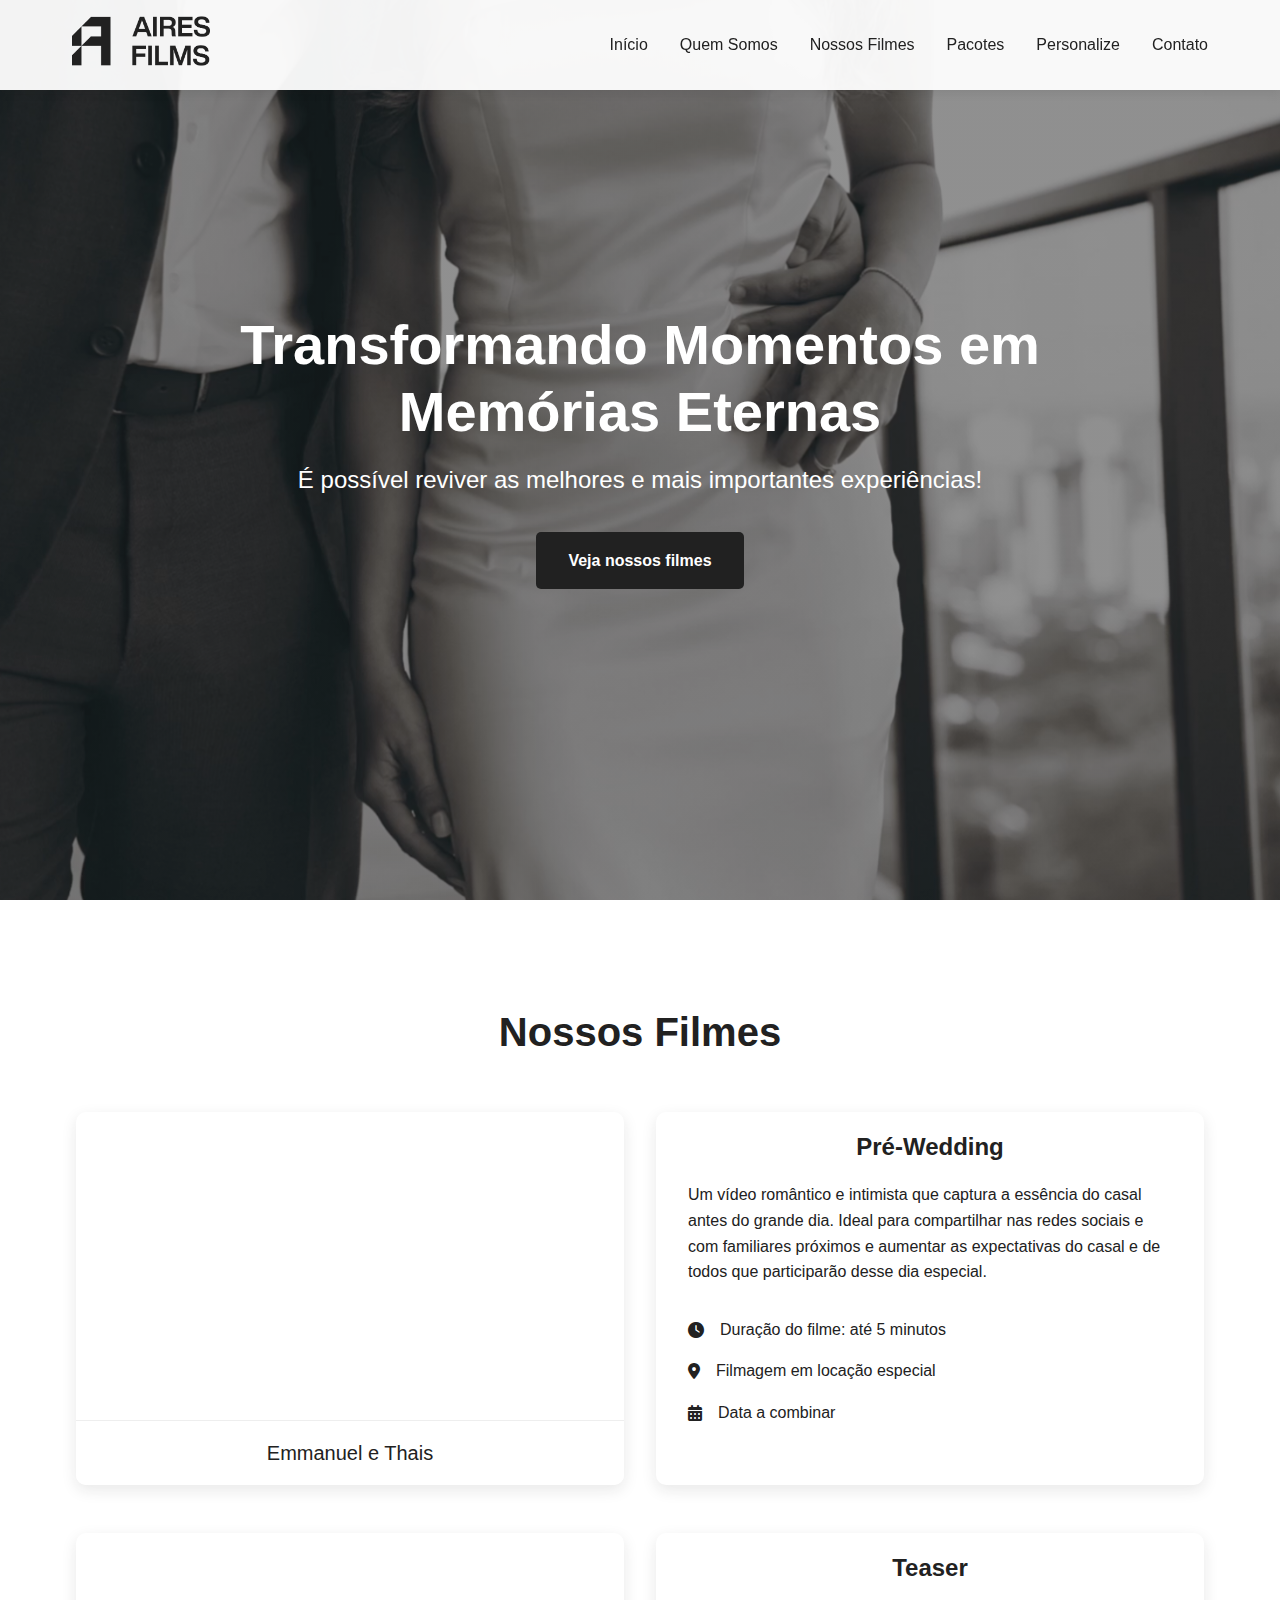
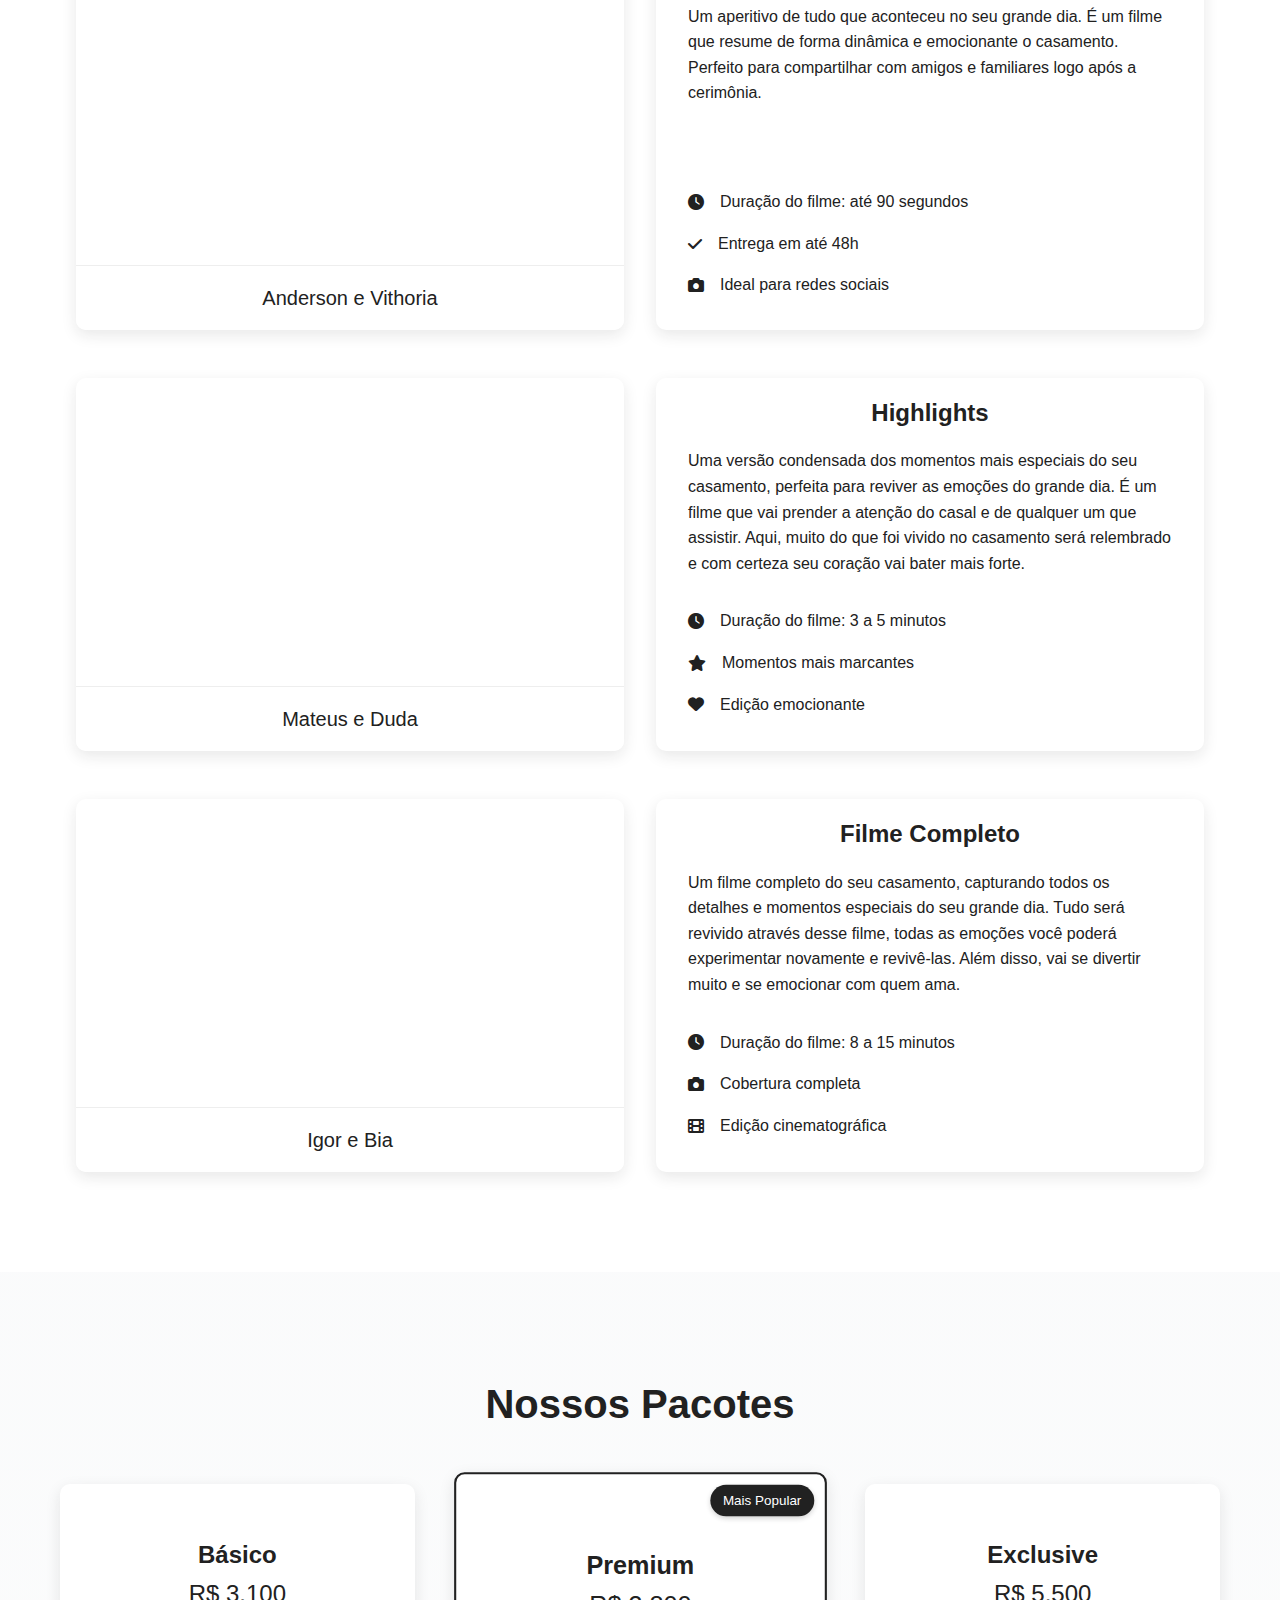
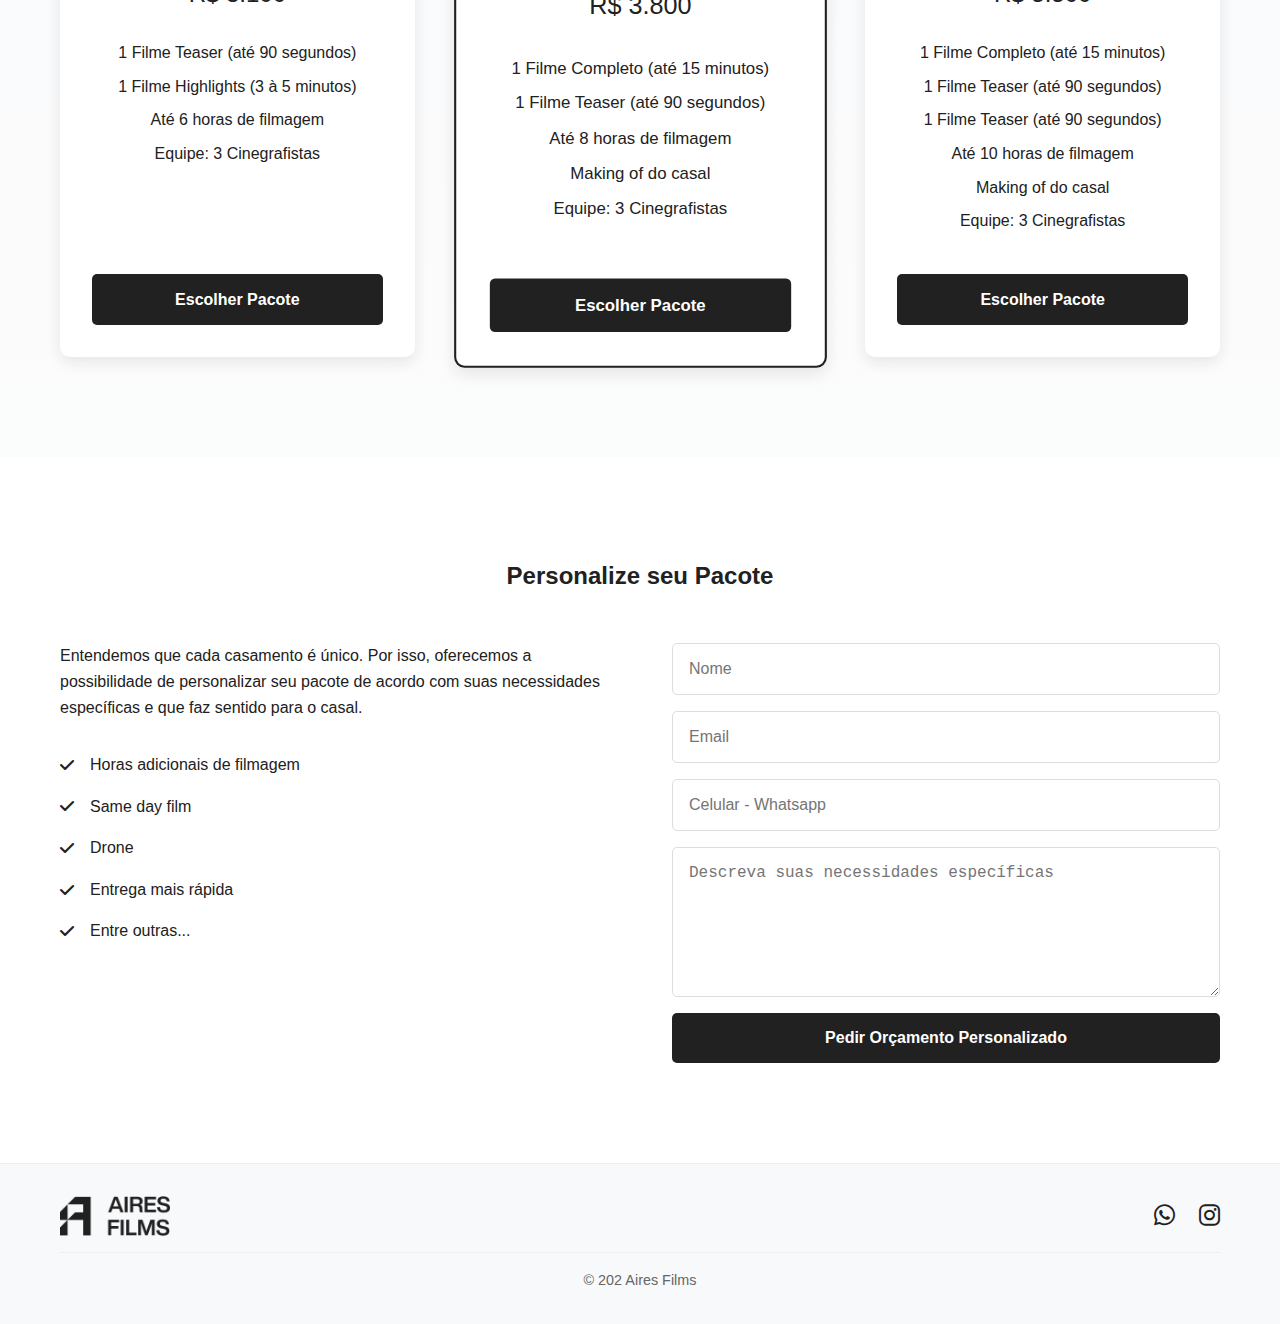
<file: index.html>
<!DOCTYPE html>
<html lang="pt-BR">
<head>
    <meta charset="UTF-8">
    <title>Aires Films - Vídeos para Casamentos</title>
    <link rel="stylesheet" href="styles.css">
    <link rel="stylesheet" href="https://cdnjs.cloudflare.com/ajax/libs/font-awesome/6.0.0/css/all.min.css">
</head>
<body>
    <!-- Header -->
    <header class="header">
        <nav class="nav-container">
            <div class="logo">
                <a href="index.html"><img src="assets/logos/LOGO-2-PRETA.png" alt="Aires Films Logo" class="logo-img"></a>
            </div>
            <input type="checkbox" id="nav-toggle" class="nav-toggle">
            <label for="nav-toggle" class="nav-toggle-label">
                <i class="fas fa-bars"></i>
            </label>
            <ul class="nav-menu">
                <li><a href="index.html">Início</a></li>
                <li><a href="quem-somos.html">Quem Somos</a></li>
                <li><a href="#nossos-filmes">Nossos Filmes</a></li>
                <li><a href="#pacotes">Pacotes</a></li>
                <li><a href="#personalize">Personalize</a></li>
                <li><a href="contato.html">Contato</a></li>
            </ul>
        </nav>
    </header>

    <!-- Hero -->
    <section id="inicio" class="hero">
        <div class="hero-content">
            <h1>Transformando Momentos em Memórias Eternas</h1>
            <p>É possível reviver as melhores e mais importantes experiências!</p>
            <a href="#nossos-filmes" class="cta-button">Veja nossos filmes</a>
        </div>
    </section>

    <!-- Nossos Filmes -->
    <section id="nossos-filmes" class="films">
        <div class="container">
            <h2>Nossos Filmes</h2>
            <div class="film-grid">
                <div class="film-pair">
                    <div class="film-card">
                        <div class="film-preview">
                            <iframe width="100%" height="300" src="https://www.youtube.com/embed/dfudwJ69r-E" title="Emmanuel e Thais - Pré-Wedding" frameborder="0" allow="accelerometer; autoplay; clipboard-write; encrypted-media; gyroscope; picture-in-picture" allowfullscreen></iframe>
                        </div>
                        <div class="film-info">
                            <h3>Emmanuel e Thais</h3>
                        </div>
                    </div>
                    <div class="film-description">
                        <h3>Pré-Wedding</h3>
                        <p>Um vídeo romântico e intimista que captura a essência do casal antes do grande dia. Ideal para compartilhar nas redes sociais e com familiares próximos e aumentar as expectativas do casal e de todos que participarão desse dia especial.</p>
                        <ul class="description-features">
                            <li><i class="fas fa-clock"></i> Duração do filme: até 5 minutos</li>
                            <li><i class="fas fa-location-dot"></i> Filmagem em locação especial</li>
                            <li><i class="fas fa-calendar-days"></i> Data a combinar</li>
                        </ul>
                    </div>
                </div>

                <div class="film-pair">
                    <div class="film-card">
                        <div class="film-preview">
                            <iframe width="100%" height="300" src="https://www.youtube.com/embed/Ff5u-mEip-Q" title="Anderson e Vithoria - Teaser" frameborder="0" allow="accelerometer; autoplay; clipboard-write; encrypted-media; gyroscope; picture-in-picture" allowfullscreen></iframe>
                        </div>
                        <div class="film-info">
                            <h3>Anderson e Vithoria</h3>
                        </div>
                    </div>
                    <div class="film-description">
                        <h3>Teaser</h3>
                        <p>Um aperitivo de tudo que aconteceu no seu grande dia. É um filme que resume de forma dinâmica e emocionante o casamento. Perfeito para compartilhar com amigos e familiares logo após a cerimônia.</p><br><br>
                        <ul class="description-features">
                            <li><i class="fas fa-clock"></i> Duração do filme: até 90 segundos</li>
                            <li><i class="fas fa-check"></i> Entrega em até 48h</li>
                            <li><i class="fas fa-camera"></i> Ideal para redes sociais</li>
                        </ul>
                    </div>
                </div>

                <div class="film-pair">
                    <div class="film-card">
                        <div class="film-preview">
                            <iframe width="100%" height="300" src="https://www.youtube.com/embed/I-ZKGciP06A" title="Mateus e Duda - Highlights" frameborder="0" allow="accelerometer; autoplay; clipboard-write; encrypted-media; gyroscope; picture-in-picture" allowfullscreen></iframe>
                        </div>
                        <div class="film-info">
                            <h3>Mateus e Duda</h3>
                        </div>
                    </div>
                    <div class="film-description">
                        <h3>Highlights</h3>
                        <p>Uma versão condensada dos momentos mais especiais do seu casamento, perfeita para reviver as emoções do grande dia. É um filme que vai prender a atenção do casal e de qualquer um que assistir. Aqui, muito do que foi vivido no casamento será relembrado e com certeza seu coração vai bater mais forte.</p>
                        <ul class="description-features">
                            <li><i class="fas fa-clock"></i> Duração do filme: 3 a 5 minutos</li>
                            <li><i class="fas fa-star"></i> Momentos mais marcantes</li>
                            <li><i class="fas fa-heart"></i> Edição emocionante</li>
                        </ul>
                    </div>
                </div>

                <div class="film-pair">
                    <div class="film-card">
                        <div class="film-preview">
                            <iframe width="100%" height="300" src="https://www.youtube.com/embed/Df2IoY6rDck" title="Igor e Bia - Completo" frameborder="0" allow="accelerometer; autoplay; clipboard-write; encrypted-media; gyroscope; picture-in-picture" allowfullscreen></iframe>
                        </div>
                        <div class="film-info">
                            <h3>Igor e Bia</h3>
                        </div>
                    </div>
                    <div class="film-description">
                        <h3>Filme Completo</h3>
                        <p>Um filme completo do seu casamento, capturando todos os detalhes e momentos especiais do seu grande dia. Tudo será revivido através desse filme, todas as emoções você poderá experimentar novamente e revivê-las. Além disso, vai se divertir muito e se emocionar com quem ama.</p>
                        <ul class="description-features">
                            <li><i class="fas fa-clock"></i> Duração do filme: 8 a 15 minutos</li>
                            <li><i class="fas fa-camera"></i> Cobertura completa</li>
                            <li><i class="fas fa-film"></i> Edição cinematográfica</li>
                        </ul>
                    </div>
                </div>
            </div>
        </div>
    </section>

    <!-- Pacotes -->
    <section id="pacotes" class="packages">
        <div class="container">
            <h2>Nossos Pacotes</h2>
            <div class="package-grid">
                <div class="package-card">
                    <h3>Básico</h3>
                    <div class="price">R$ 3.100</div>
                    <ul class="package-features">
                        <li>1 Filme Teaser (até 90 segundos)</li>
                        <li>1 Filme Highlights (3 à 5 minutos)</li>
                        <li>Até 6 horas de filmagem</li>
                        <li>Equipe: 3 Cinegrafistas</li>
                    </ul>
                    <a href="#contato" class="package-button">Escolher Pacote</a>
                </div>
                <div class="package-card featured">
                    <div class="popular-badge">Mais Popular</div>
                    <h3>Premium</h3>
                    <div class="price">R$ 3.800</div>
                    <ul class="package-features">
                        <li>1 Filme Completo (até 15 minutos)</li>
                        <li>1 Filme Teaser (até 90 segundos)</li>
                        <li>Até 8 horas de filmagem</li>
                        <li>Making of do casal</li>
                        <li>Equipe: 3 Cinegrafistas</li>
                    </ul>
                    <a href="#contato" class="package-button">Escolher Pacote</a>
                </div>
                <div class="package-card">
                    <h3>Exclusive</h3>
                    <div class="price">R$ 5.500</div>
                    <ul class="package-features">
                        <li>1 Filme Completo (até 15 minutos)</li>
                        <li>1 Filme Teaser (até 90 segundos)</li>
                        <li>1 Filme Teaser (até 90 segundos)</li>
                        <li>Até 10 horas de filmagem</li>
                        <li>Making of do casal</li>
                        <li>Equipe: 3 Cinegrafistas</li>

                    </ul>
                    <a href="#contato" class="package-button">Escolher Pacote</a>
                </div>
            </div>
        </div>
    </section>

    <!-- Personalize -->
    <section id="personalize" class="customize">
        <div class="container">
            <h2>Personalize seu Pacote</h2>
            <div class="customize-content">
                <div class="customize-text">
                    <p>Entendemos que cada casamento é único. Por isso, oferecemos a possibilidade de personalizar seu pacote de acordo com suas necessidades específicas e que faz sentido para o casal.</p>
                    <ul class="customize-options">
                        <li><i class="fas fa-check"></i> Horas adicionais de filmagem</li>
                        <li><i class="fas fa-check"></i> Same day film</li>
                        <li><i class="fas fa-check"></i> Drone</li>
                        <li><i class="fas fa-check"></i> Entrega mais rápida</li>
                        <li><i class="fas fa-check"></i> Entre outras...</li>
                    </ul>
                </div>
                <div class="customize-form">
                    <form id="customize-form" action="mailto:contato@airesfilms.com.br" method="post" enctype="text/plain">
                        <input type="text" name="nome" placeholder="Nome" required>
                        <input type="email" name="email" placeholder="Email" required>
                        <input type="tel" name="celular" placeholder="Celular - Whatsapp" required>
                        <textarea name="mensagem" placeholder="Descreva suas necessidades específicas" required></textarea>
                        <button type="submit" class="submit-button">Pedir Orçamento Personalizado</button>
                    </form>
                </div>
            </div>
        </div>
    </section>

    <!-- Footer -->
    <footer class="footer">
        <div class="container">
            <div class="footer-content">
                <div class="footer-logo">
                    <img src="assets/logos/LOGO-2-PRETA.png" alt="Aires Films Logo" class="footer-logo-img">
                </div>
                <div class="social-links">
                    <a href="https://wa.me/5511999999999" target="_blank" class="social-link">
                        <i class="fab fa-whatsapp"></i>
                    </a>
                    <a href="https://www.instagram.com/victorairesfilms" target="_blank" class="social-link">
                        <i class="fab fa-instagram"></i>
                    </a>
                </div>
            </div>
            <div class="footer-bottom">
                <p>&copy; 202 Aires Films</p>
            </div>
        </div>
    </footer>
</body>
</html>
</file>
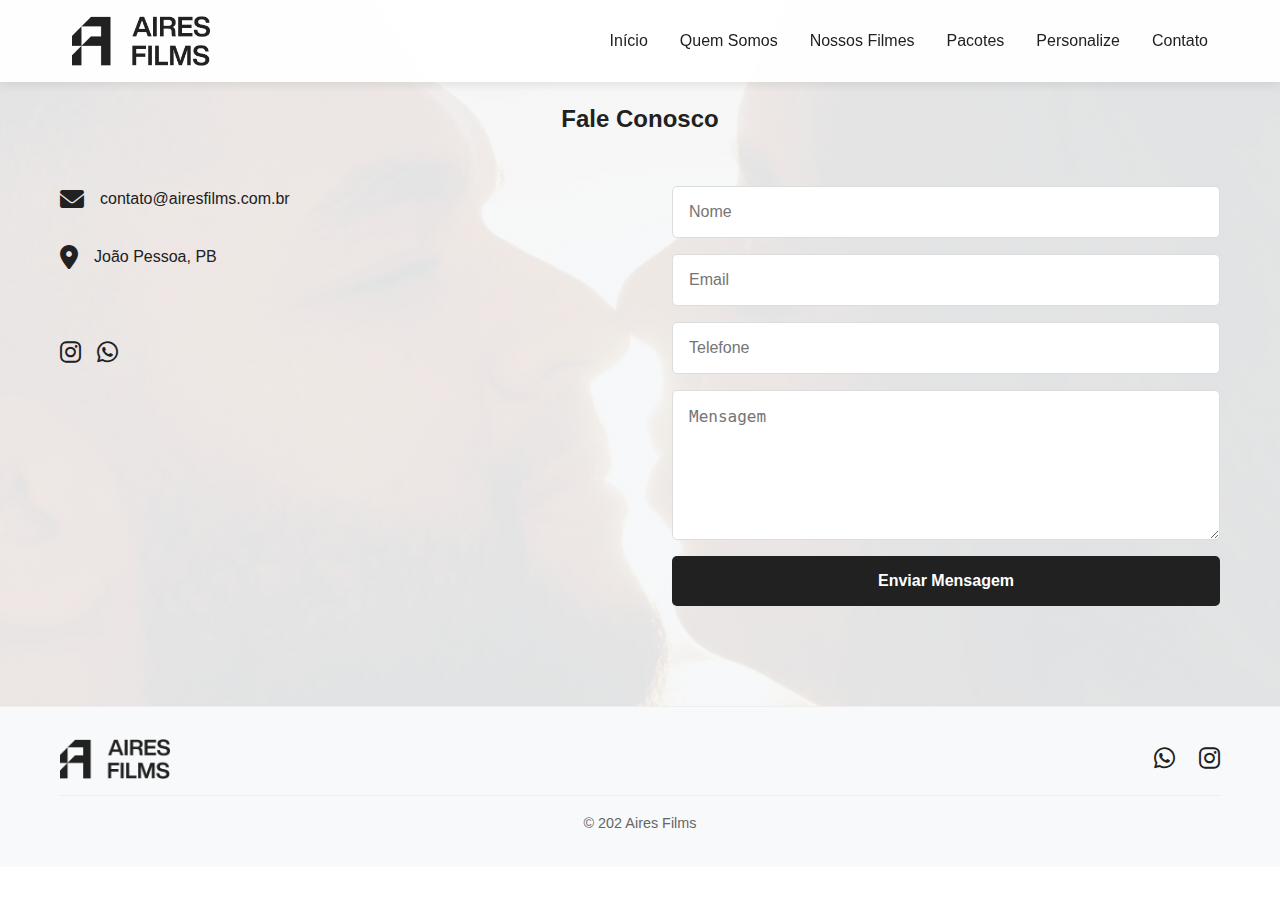
<file: contato.html>
<!DOCTYPE html>
<html lang="pt-BR">
    <head>
        <meta charset="UTF-8">
        <title>Aires Films - Vídeos para Casamentos</title>
        <link rel="stylesheet" href="styles.css">
        <link rel="stylesheet" href="https://cdnjs.cloudflare.com/ajax/libs/font-awesome/6.0.0/css/all.min.css">
    </head>
    <body>
        <!-- Header -->
        <header class="header">
            <nav class="nav-container">
                <div class="logo">
                    <img src="assets/logos/LOGO-2-PRETA.png" alt="Aires Films Logo" class="logo-img">
                </div>
                <input type="checkbox" id="nav-toggle" class="nav-toggle">
                <label for="nav-toggle" class="nav-toggle-label">
                    <i class="fas fa-bars"></i>
                </label>
                <ul class="nav-menu">
                    <li><a href="index.html">Início</a></li>
                    <li><a href="index.html#quem-somos">Quem Somos</a></li>
                    <li><a href="index.html#nossos-filmes">Nossos Filmes</a></li>
                    <li><a href="index.html#pacotes">Pacotes</a></li>
                    <li><a href="index.html#personalize">Personalize</a></li>
                    <li><a href="contato.html">Contato</a></li>
                </ul>
            </nav>
        </header>
        
        <!-- Contato -->
        <section id="contato" class="contact">
            <div class="container">
                <h2>Fale Conosco</h2>
                <div class="contact-content">
                    <div class="contact-info">
                        <div class="info-item">
                            <i class="fas fa-envelope"></i>
                            <p>contato@airesfilms.com.br</p>
                        </div>
                        <div class="info-item">
                            <i class="fas fa-map-marker-alt"></i>
                            <p>João Pessoa, PB</p>
                        </div>
                        <div class="social-media">
                            <a href="https://www.instagram.com/victorairesfilms" target="_blank"><i class="fab fa-instagram"></i></a>
                            <a href=""><i class="fab fa-whatsapp"></i></a>
                        </div>
                    </div>
                    <div class="contact-form">
                        <form id="contact-form" action="mailto:contato@airesfilms.com.br" method="post" enctype="text/plain">
                            <input type="text" name="nome" placeholder="Nome" required>
                            <input type="email" name="email" placeholder="Email" required>
                            <input type="tel" name="telefone" placeholder="Telefone" required>
                            <textarea name="mensagem" placeholder="Mensagem" required></textarea>
                            <button type="submit" class="submit-button">Enviar Mensagem</button>
                        </form>
                    </div>
                </div>
            </div>
        </section>
        <!-- Footer -->
    <footer class="footer">
        <div class="container">
            <div class="footer-content">
                <div class="footer-logo">
                    <img src="assets/logos/LOGO-2-PRETA.png" alt="Aires Films Logo" class="footer-logo-img">
                </div>
                <div class="social-links">
                    <a href="https://wa.me/5511999999999" target="_blank" class="social-link">
                        <i class="fab fa-whatsapp"></i>
                    </a>
                    <a href="https://www.instagram.com/victorairesfilms" target="_blank" class="social-link">
                        <i class="fab fa-instagram"></i>
                    </a>
                </div>
            </div>
            <div class="footer-bottom">
                <p>&copy; 202 Aires Films</p>
            </div>
        </div>
    </footer>

    </body>
</html>
</file>
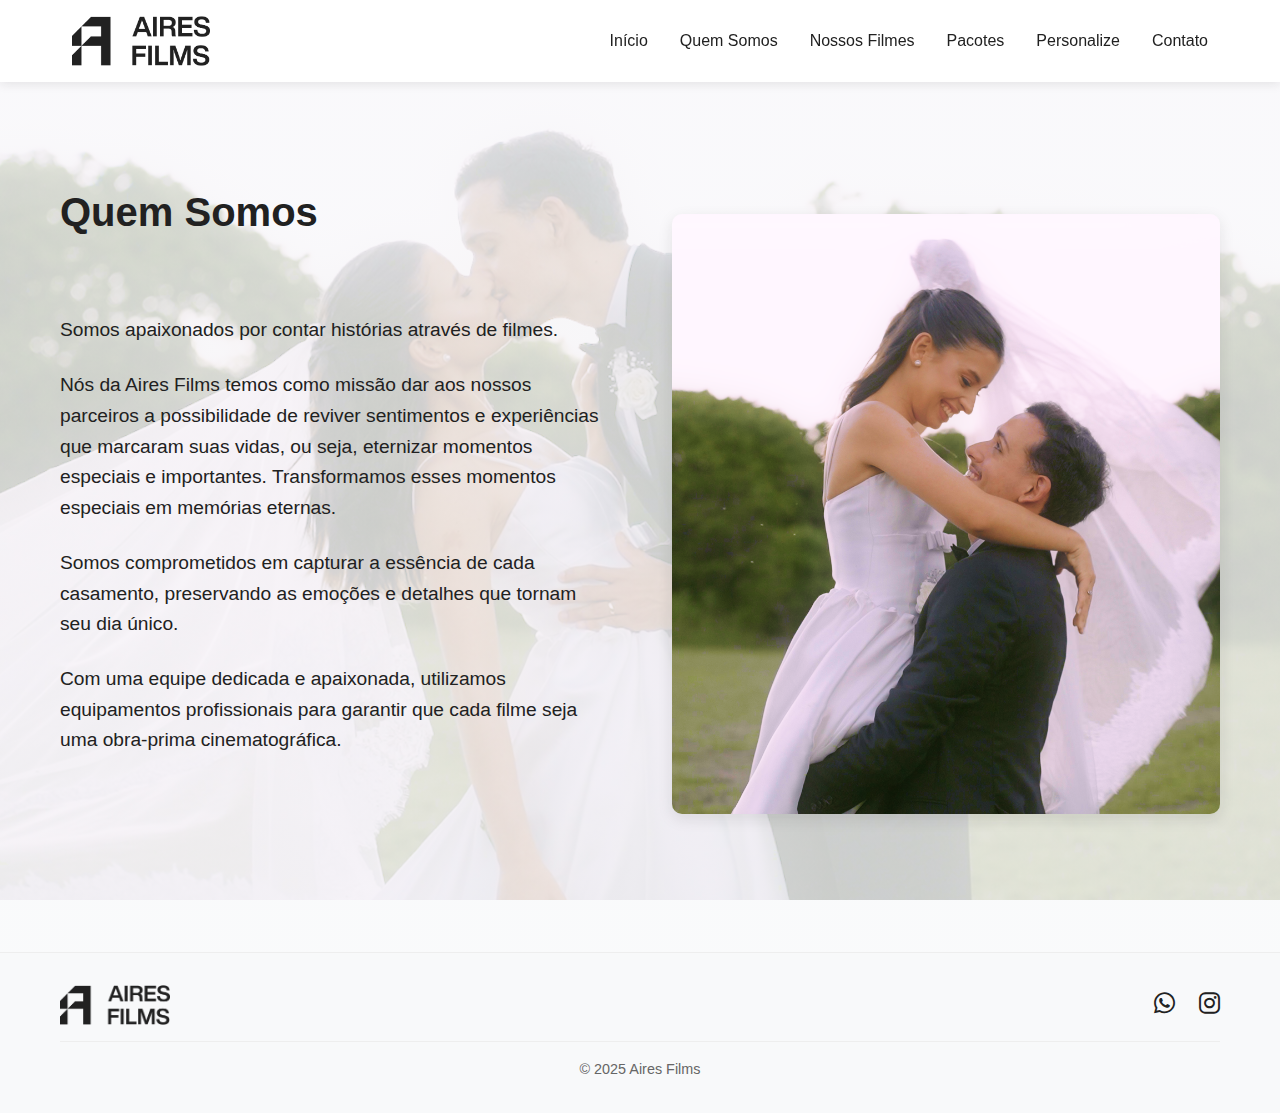
<file: quem-somos.html>
<!DOCTYPE html>
<html lang="pt-BR">
<head>
    <meta charset="UTF-8">
    <title>Quem Somos - Aires Films</title>
    <link rel="stylesheet" href="styles.css">
    <link rel="stylesheet" href="https://cdnjs.cloudflare.com/ajax/libs/font-awesome/6.0.0/css/all.min.css">
</head>
<body>
    <!-- Header -->
    <header class="header">
        <nav class="nav-container">
            <div class="logo">
                <img src="assets/logos/LOGO-2-PRETA.png" alt="Aires Films Logo" class="logo-img">
            </div>
            <input type="checkbox" id="nav-toggle" class="nav-toggle">
            <label for="nav-toggle" class="nav-toggle-label">
                <i class="fas fa-bars"></i>
            </label>
            <ul class="nav-menu">
                <li><a href="index.html">Início</a></li>
                <li><a href="quem-somos.html">Quem Somos</a></li>
                <li><a href="index.html#nossos-filmes">Nossos Filmes</a></li>
                <li><a href="index.html#pacotes">Pacotes</a></li>
                <li><a href="index.html#personalize">Personalize</a></li>
                <li><a href="contato.html">Contato</a></li>
            </ul>
        </nav>
    </header>

    <!-- About -->
    <section class="about" style="margin-top: 80px;">
        <div class="container">
            <h2>Quem Somos</h2>
            <div class="about-content">
                <div class="about-text">
                    <p>Somos apaixonados por contar histórias através de filmes.</p>
                    <p>Nós da Aires Films temos como missão dar aos nossos parceiros a possibilidade de reviver sentimentos e experiências que marcaram suas vidas, ou seja, eternizar momentos especiais e importantes. Transformamos esses momentos especiais em memórias eternas.</p>
                    <p>Somos comprometidos em capturar a essência de cada casamento, preservando as emoções e detalhes que tornam seu dia único.</p>
                    <p>Com uma equipe dedicada e apaixonada, utilizamos equipamentos profissionais para garantir que cada filme seja uma obra-prima cinematográfica.</p>
                </div>
                <div class="about-image">
                    <img src="assets/fotos/rodopiando.png" alt="Nossa Equipe">
                </div>
            </div>
        </div>
    </section>

    <!-- Footer -->
    <footer class="footer">
        <div class="container">
            <div class="footer-content">
                <div class="footer-logo">
                    <img src="assets/logos/LOGO-2-PRETA.png" alt="Aires Films Logo" class="footer-logo-img">
                </div>
                <div class="social-links">
                    <a href="https://wa.me/5511999999999" target="_blank" class="social-link">
                        <i class="fab fa-whatsapp"></i>
                    </a>
                    <a href="https://www.instagram.com/victorairesfilms" target="_blank" class="social-link">
                        <i class="fab fa-instagram"></i>
                    </a>
                </div>
            </div>
            <div class="footer-bottom">
                <p>&copy; 2025 Aires Films</p>
            </div>
        </div>
    </footer>
</body>
</html>
</file>
<file: styles.css>
/* Reset and Base Styles */
* {
    margin: 0;
    padding: 0;
    box-sizing: border-box;
}

:root {
    --primary-color: #212121;
    --secondary-color: #212121;
    --third-color: #82887c;
    --fourth-color: #cdc0b1;
    --text-color: #212121;
    --light-color: #f8f9fa;
    --dark-color: #2c3e50;
    --transition: all 0.3s ease;
}

html {
    scroll-behavior: smooth;
}

body {
    font-family: 'Noto Sans', 'Plus Jakarta Sans', sans-serif;
    line-height: 1.6;
    color: var(--text-color);
}

.container {
    max-width: 1200px;
    margin: 0 auto;
    padding: 0 20px;
}

/* Header Styles */
.header {
    position: fixed;
    top: 0;
    left: 0;
    width: 100%;
    background-color: rgba(255, 255, 255, 0.95);
    box-shadow: 0 2px 10px rgba(33, 33, 33, 0.1);
    z-index: 1000;
}

.nav-container {
    display: flex;
    justify-content: space-between;
    align-items: center;
    padding: 1rem 2rem;
    max-width: 1200px;
    margin: 0 auto;
}

.logo {
    display: flex;
    align-items: center;
}

.logo-img {
    height: 50px;
    width: auto;
}

.nav-toggle {
    display: none;
}

.nav-toggle-label {
    display: none;
    font-size: 1.5rem;
    cursor: pointer;
}

.nav-menu {
    display: flex;
    list-style: none;
    gap: 2rem;
}

.nav-menu a {
    text-decoration: none;
    color: var(--text-color);
    font-weight: 500;
    transition: var(--transition);
}

.nav-menu a:hover {
    color: var(--secondary-color);
}

/* Hero Section */
.hero {
    height: 100vh;
    background: linear-gradient(rgba(33, 33, 33, 0.5), rgba(33, 33, 33, 0.5)),
                url('assets/fotos/casal-sem-rosto.png') center/cover no-repeat;
    display: flex;
    align-items: center;
    justify-content: center;
    text-align: center;
    color: white;
    padding: 0 20px;
}

.hero-content {
    max-width: 800px;
}

.hero h1 {
    font-size: 3.5rem;
    font-weight:bold;
    margin-bottom: 1rem;
    line-height: 1.2;
}

.hero p {
    font-size: 1.5rem;
    margin-bottom: 2rem;
}

.cta-button {
    display: inline-block;
    padding: 1rem 2rem;
    background-color: var(--secondary-color);
    color: white;
    text-decoration: none;
    font-size: 1rem;
    font-weight: 600;
    border-radius: 5px;
    transition: var(--transition);
}

.cta-button:hover {
    background-color: #cdc0b1;
    color: #212121;
    transform: translateY(-2px);
}

/* About Section */
.about {
    padding: 100px 0;
    background: linear-gradient(rgba(248, 249, 250, 0.8), rgba(248, 249, 250, 0.8)),
    url('assets/fotos/DM-campo.png') center/cover no-repeat fixed;
}

.about h2 {
    text-align: left;
    color: var(--primary-color);
    font-size: 2.5rem;
    font-weight: 600;
}

.about-content {
    display: grid;
    grid-template-columns: 1fr 1fr;
    gap: 4rem;
    align-items: center;
}

.about-text p {
    margin-bottom: 1.5rem;
    font-size: 1.2rem;
}

.about-image img {
    width: 100%;
    height: 600px;
    object-fit: cover;
    border-radius: 10px;
    box-shadow: 0 5px 15px rgba(33, 33, 33, 0.1);
    transform:translateY(-30px);
}

/* Films Section */
.films {
    padding: 100px 0;
    background: linear-gradient(rgba(255, 255, 255, 0.95), rgba(255, 255, 255, 0.95)),
                url('assets/fotos/casal-sem-rosto.png') center/cover no-repeat fixed;
}

.films h2 {
    text-align: center;
    margin-bottom: 3rem;
    color: var(--primary-color);
    font-size: 2.5rem;
    font-weight: 600;
}

.film-grid {
    display: flex;
    flex-direction: column;
    gap: 3rem;
    max-width: 1200px;
    margin: 0 auto;
    padding: 0 1rem;
}

.film-pair {
    display: grid;
    grid-template-columns: 1fr 1fr;
    gap: 2rem;
    align-items: stretch;
}

.film-card {
    background: white;
    border-radius: 10px;
    overflow: hidden;
    box-shadow: 0 5px 15px rgba(33, 33, 33, 0.1);
    transition: var(--transition);
    display: flex;
    flex-direction: column;
}

.film-card:hover {
    transform: translateY(-5px);
}

.film-info {
    padding: 1rem;
    text-align: center;
    background: white;
    border-top: 1px solid #eee;
}

.film-info h3 {
    color: var(--primary-color);
    font-size: 1.25rem;
    margin: 0;
    font-weight: 500;
}

.film-preview {
    position: relative;
    overflow: hidden;
    aspect-ratio: 16/9;
    flex-grow: 1;
}

.film-preview iframe {
    width: 100%;
    height: 100%;
    object-fit: cover;
    border: none;
}

.film-preview img {
    width: 100%;
    height: 300px;
    object-fit: cover;
}

.film-description {
    display: flex;
    flex-direction: column;
    padding: 1rem;
    background: white;
    border-radius: 10px;
    box-shadow: 0 5px 15px rgba(33, 33, 33, 0.1);
}

.film-description h3 {
    color: var(--text-color);
    font-size: 1.50rem;
    margin: 0 0 1rem 0;
    font-weight: 700;
    text-align: center;
}

.film-description p {
    color: var(--text-color);
    margin-bottom: 1rem;
    margin-inline: 1rem;
    line-height: 1.6;
    text-align: left;
}

/* Description Features */
.description-features {
    list-style: none;
    padding: 0;
    margin: 0;
    text-align: center; 
    margin-top: rem;

}

.description-features li {
    display: flex;
    align-items: center;
    justify-content: left;
    margin: 1rem;
    color: var(--text-color);
}

.description-features i {
    color: var(--primary-color);
    margin-right: 1rem;
    font-size: 1rem;
}

/* Packages Section */
.packages {
    padding: 100px 0;
    background: linear-gradient(rgba(248, 249, 250, 0.7), rgba(248, 249, 250, 0.5)),
                url('assets/fotos/Manel-Thais-olhar.png') center/cover no-repeat fixed;
}

.packages h2 {
    text-align: center;
    margin-bottom: 3rem;
    color: var(--primary-color);
    font-size: 2.5rem;
    font-weight: 600;
}

.package-grid {
    display: grid;
    grid-template-columns: repeat(auto-fit, minmax(300px, 1fr));
    gap: 3rem;
}

.package-card {
    background: white;
    padding: 2rem;
    border-radius: 10px;
    box-shadow: 0 5px 15px rgba(33, 33, 33, 0.1);
    text-align: center;
    transition: var(--transition);
    position: relative;
    display: flex;
    flex-direction: column;
    justify-content: flex-start;
}

.popular-badge {
    position: absolute;
    top: 10px;
    right: 10px;
    background-color: var(--secondary-color);
    color: white;
    padding: 5px 12px;
    border-radius: 15px;
    font-size: 0.8rem;
    font-weight: 500;
    box-shadow: 0 2px 5px rgba(33, 33, 33, 0.2);
    transform: none;
}

.package-features {
    display: flex;
    flex-direction: column;
    align-items: center;
    text-align: center;
    margin-top: 1%;
}

.package-card.featured {
    border: 2px solid var(--secondary-color);
    padding-top: 3rem;
    scale: 1.05;
}

.package-card:hover {
    transform: translateY(-5px);
}

.package-card h3 {
    color: var(--primary-color);
    font-size: 1.5rem;
    font-weight: 600;
    margin-top: 20px;
}

.price {
    font-size: 1.5rem;
    color: var(--secondary-color);
    margin-bottom: 1.5rem;
}

.package-card ul {
    list-style: none;
    margin-bottom: 2rem;
}

.package-card li {
    margin-bottom: 0.5rem;
}

.package-button {
    display: block;
    padding: 0.8rem 1.5rem;
    background-color: var(--secondary-color);
    color: white;
    text-decoration: none;
    font-weight: 700;
    border-radius: 5px;
    transition: var(--transition);
    margin-top: auto;
}

.package-button:hover {
    background-color: #cdc0b1;
    color: #212121;
}

/* Customize Section */
.customize {
    padding: 100px 0;
    background: linear-gradient(rgba(255, 255, 255, 0.95), rgba(255, 255, 255, 0.95)),
                url('assets/fotos/casal-sem-rosto.png') center/cover no-repeat fixed;
}

.customize h2 {
    text-align: center;
    margin-bottom: 3rem;
    color: var(--primary-color);
}

.customize-content {
    display: grid;
    grid-template-columns: 1fr 1fr;
    gap: 4rem;
}

.customize-options {
    list-style: none;
    margin-top: 2rem;
}

.customize-options li {
    margin-bottom: 1rem;
    display: flex;
    align-items: center;
}

.customize-options i {
    color: var(--secondary-color);
    margin-right: 1rem;
}

.customize-form form {
    display: flex;
    flex-direction: column;
    gap: 1rem;
}

.customize-form input,
.customize-form textarea {
    padding: 1rem;
    border: 1px solid #ddd;
    border-radius: 5px;
    font-size: 1rem;
}

.customize-form textarea {
    height: 150px;
    resize: vertical;
}

/* Contact Section */
.contact {
    padding: 100px 0;
    background: linear-gradient(rgba(248, 249, 250, 0.9), rgba(248, 249, 250, 0.9)),
                url('assets/fotos/Manel-Thais-olhar.png') center/cover no-repeat fixed;
}

.contact h2 {
    text-align: center;
    margin-bottom: 3rem;
    color: var(--primary-color);
}

.contact-content {
    display: grid;
    grid-template-columns: 1fr 1fr;
    gap: 4rem;
}

.contact-info {
    display: flex;
    flex-direction: column;
    gap: 2rem;
}

.info-item {
    display: flex;
    align-items: center;
    gap: 1rem;
}

.info-item i {
    font-size: 1.5rem;
    color: var(--secondary-color);
}

.social-media {
    display: flex;
    gap: 1rem;
    margin-top: 2rem;
}

.social-media a {
    color: var(--primary-color);
    font-size: 1.5rem;
    transition: var(--transition);
}

.social-media a:hover {
    color: var(--secondary-color);
}

.contact-form form {
    display: flex;
    flex-direction: column;
    gap: 1rem;
}

.contact-form input,
.contact-form textarea {
    padding: 1rem;
    border: 1px solid #ddd;
    border-radius: 5px;
    font-size: 1rem;
}

.contact-form textarea {
    height: 150px;
    resize: vertical;
}

.submit-button {
    padding: 1rem;
    background-color: var(--secondary-color);
    color: white;
    border: none;
    border-radius: 5px;
    cursor: pointer;
    font-size: 1rem;
    font-weight: 600;
    transition: var(--transition);
}

.submit-button:hover {
    background-color: #cdc0b1;
    color: #212121;
}

/* Footer */
.footer {
    background-color: #f8f9fa;
    color: var(--text-color);
    padding: 2rem 0;
    border-top: 1px solid #eee;
}

.footer-content {
    display: flex;
    justify-content: space-between;
    align-items: center;
    margin-bottom: 1rem;
}

.footer-logo {
    display: flex;
    align-items: center;
}

.footer-logo-img {
    height: 40px;
    width: auto;
}

.social-links {
    display: flex;
    gap: 1.5rem;
}

.social-link {
    color: var(--text-color);
    font-size: 1.5rem;
    transition: var(--transition);
}

.social-link:hover {
    color: var(--secondary-color);
    transform: translateY(-2px);
}

.footer-bottom {
    text-align: center;
    padding-top: 1rem;
    border-top: 1px solid #eee;
    font-size: 0.9rem;
    color: #666;
}

/* Responsive Design */
@media (max-width: 768px) {
    .nav-toggle-label {
        display: block;
    }

    .nav-toggle:checked ~ .nav-menu {
        display: flex;
        flex-direction: column;
        position: absolute;
        top: 100%;
        left: 0;
        right: 0;
        background-color: white;
        padding: 1rem;
        box-shadow: 0 2px 10px rgba(33, 33, 33, 0.1);
    }

    .nav-menu {
        display: none;
    }

    .hero h1 {
        font-size: 2.5rem;
    }

    .about-content,
    .customize-content,
    .contact-content,
    .footer-content {
        grid-template-columns: 1fr;
        gap: 2rem;
    }

    .package-card.featured {
        transform: none;
    }

    .logo-img {
        height: 40px;
    }

    .footer-logo-img {
        height: 35px;
    }

    .footer-content {
        flex-direction: column;
        gap: 1.5rem;
        text-align: center;
    }

    .footer-logo {
        justify-content: center;
    }

    .film-pair {
        grid-template-columns: 1fr;
        gap: 1rem;
    }

    .film-description {
        padding: 1rem;
    }
}

@media (max-width: 480px) {
    .hero h1 {
        font-size: 2rem;
    }

    .package-grid {
        grid-template-columns: 1fr;
    }

    .logo-img {
        height: 35px;
    }

    .footer-logo-img {
        height: 45px;
    }
}
</file>
